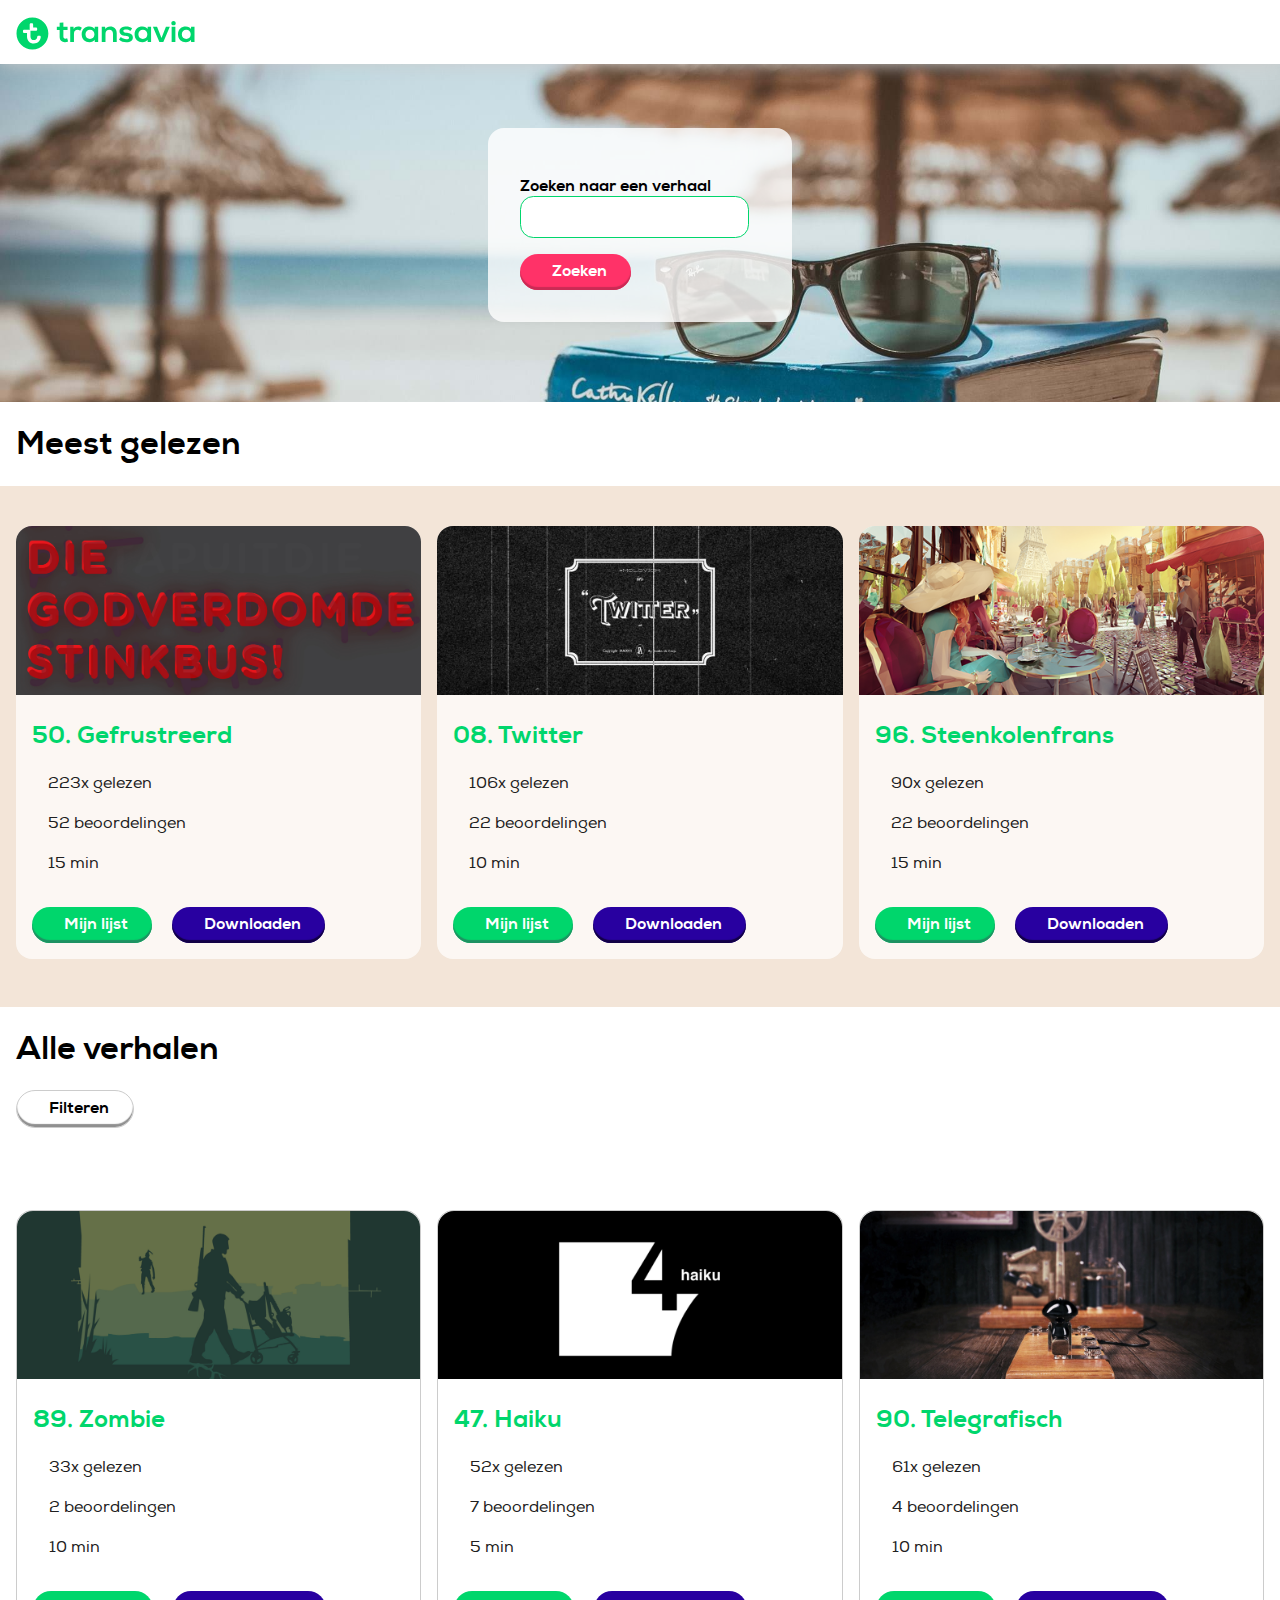
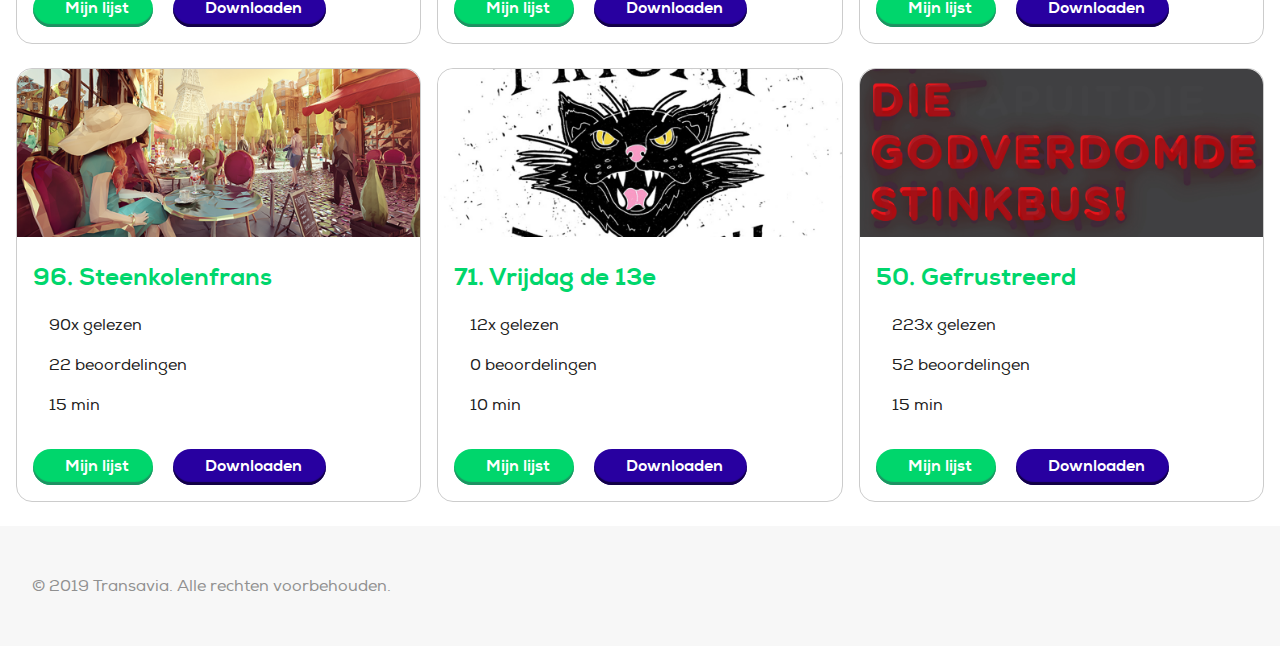
<file: index.html>
<!DOCTYPE html>
<html lang="nl">
<head>
  <meta charset="UTF-8">
  <meta name="viewport" content="width=device-width, initial-scale=1.0">
  <meta http-equiv="X-UA-Compatible" content="ie=edge">
  <title>Transavia - 99 verhalen</title>
  <link rel="stylesheet" href="css/style.css">
  <link rel="stylesheet" href="https://use.fontawesome.com/releases/v5.3.1/css/all.css" integrity="sha384-mzrmE5qonljUremFsqc01SB46JvROS7bZs3IO2EmfFsd15uHvIt+Y8vEf7N7fWAU" crossorigin="anonymous">
</head>
<body>
  <header>
    <nav>
      <a href="index.html"><img src="img/transavia-logo.svg" alt="Transavia - 99 verhalen homepage."></a>
      <ul>
        <li><a href="lijst.html"><i class="fas fa-list-ul fa-2x"></i></a></li>
        <li><a href="inloggen.html"><i class="fas fa-user-circle fa-2x"></i></a></li>
      </ul>
    </nav>

    <section>
      <form action="index.html">
        <label>Zoeken naar een verhaal
        <input type="text" placeholder="bijv. naam, emotie, titel">
        </label>
        <button><i class="fas fa-search"></i>Zoeken</button>
      </form>
    </section>
  </header>

  <main>
    <h1>Meest gelezen</h1>
    <section class="bg">
        <article class="white">
          <a href="50-gefrustreerd.html">
          <img src="img/50.jpg" alt="50. Gefrustreerd">
            <footer>
              <h2>50. Gefrustreerd</h2>
              <p><i class="fab fa-readme"></i>223x gelezen</p>
              <p><i class="fas fa-comments"></i>52 beoordelingen</p>
              <p><i class="fas fa-clock"></i>15 min</p>
            </footer>
          </a>
          <button class="lijst"><i class="fas fa-plus"></i> Mijn lijst</button>
          <button class="down"><i class="fas fa-arrow-down"></i> Downloaden</button>
        </article>

        <article class="white">
          <a href="">
          <img src="img/08.jpg" alt="08. Twitter">
            <footer>
              <h2>08. Twitter</h2>
              <p><i class="fab fa-readme"></i>106x gelezen</p>
              <p><i class="fas fa-comments"></i>22 beoordelingen</p>
              <p><i class="fas fa-clock"></i>10 min</p>
            </footer>
          </a>
          <button class="lijst"><i class="fas fa-plus"></i> Mijn lijst</button>
          <button class="down"><i class="fas fa-arrow-down"></i> Downloaden</button>
        </article>

        <article class="white">
          <a href="">
          <img src="img/96.jpg" alt="96. Steenkolenfrans">
            <footer>
              <h2>96. Steenkolenfrans</h2>
              <p><i class="fab fa-readme"></i>90x gelezen</p>
              <p><i class="fas fa-comments"></i>22 beoordelingen</p>
              <p><i class="fas fa-clock"></i>15 min</p>
            </footer>
          </a>
          <button class="lijst"><i class="fas fa-plus"></i> Mijn lijst</button>
          <button class="down"><i class="fas fa-arrow-down"></i> Downloaden</button>
        </article>
    </section>

    <h1>Alle verhalen</h1>
    <button id="toggle"><i class="fas fa-filter"></i>Filteren</button>
    <form class="filter">
      <fieldset>
        <legend>Sorteer op</legend>
        <label> Reacties <input name="sorteren" type="radio" checked="checked"> </label>
        <label> Aantal keer gelezen <input name="sorteren" type="radio"> </label>
      </fieldset>
      <fieldset>
        <legend>Leestijd</legend>
        <label> 5 min <input type="checkbox"> </label>
        <label> 10 min <input type="checkbox"> </label>
        <label> 15 min <input type="checkbox"> </label>
      </fieldset>
      <fieldset>
        <legend>Sfeer</legend>
        <label> Absurd <input type="checkbox"> </label>
        <label> Angstig <input type="checkbox"> </label>
        <label> Boos <input type="checkbox"> </label>
      </fieldset>
      <fieldset>
        <legend>Visuele stijl</legend>
        <label> Abstract <input type="checkbox"> </label>
        <label> Geometrisch <input type="checkbox"> </label>
        <label> Minimalistisch <input type="checkbox"> </label>
      </fieldset>
    </form>
    <section>
        <article>
          <a href="">
          <img src="img/89.jpg" alt="89. Zombie">
            <footer>
              <h2>89. Zombie</h2>
              <p><i class="fab fa-readme"></i>33x gelezen</p>
              <p><i class="fas fa-comments"></i>2 beoordelingen</p>
              <p><i class="fas fa-clock"></i>10 min</p>
            </footer>
          </a>
          <button class="lijst"><i class="fas fa-plus"></i> Mijn lijst</button>
          <button class="down"><i class="fas fa-arrow-down"></i> Downloaden</button>
        </article>

        <article>
          <a href="">
          <img src="img/47.jpg" alt="47. Haiku">
            <footer>
              <h2>47. Haiku</h2>
              <p><i class="fab fa-readme"></i>52x gelezen</p>
              <p><i class="fas fa-comments"></i>7 beoordelingen</p>
              <p><i class="fas fa-clock"></i>5 min</p>
            </footer>
          </a>
          <button class="lijst"><i class="fas fa-plus"></i> Mijn lijst</button>
          <button class="down"><i class="fas fa-arrow-down"></i> Downloaden</button>
        </article>

        <article>
          <a href="">
          <img src="img/90.jpg" alt="90. Telegrafisch">
            <footer>
              <h2>90. Telegrafisch</h2>
              <p><i class="fab fa-readme"></i>61x gelezen</p>
              <p><i class="fas fa-comments"></i>4 beoordelingen</p>
              <p><i class="fas fa-clock"></i>10 min</p>
            </footer>
          </a>
          <button class="lijst"><i class="fas fa-plus"></i> Mijn lijst</button>
          <button class="down"><i class="fas fa-arrow-down"></i> Downloaden</button>
        </article>

        <article>
          <a href="">
          <img src="img/96.jpg" alt="96. Steenkolenfrans">
            <footer>
              <h2>96. Steenkolenfrans</h2>
              <p><i class="fab fa-readme"></i>90x gelezen</p>
              <p><i class="fas fa-comments"></i>22 beoordelingen</p>
              <p><i class="fas fa-clock"></i>15 min</p>
            </footer>
          </a>
          <button class="lijst"><i class="fas fa-plus"></i> Mijn lijst</button>
          <button class="down"><i class="fas fa-arrow-down"></i> Downloaden</button>
        </article>

        <article>
          <a href="">
          <img src="img/71.jpg" alt="71. Vrijdag de 13e">
            <footer>
              <h2>71. Vrijdag de 13e</h2>
              <p><i class="fab fa-readme"></i>12x gelezen</p>
              <p><i class="fas fa-comments"></i>0 beoordelingen</p>
              <p><i class="fas fa-clock"></i>10 min</p>
            </footer>
          </a>
          <button class="lijst"><i class="fas fa-plus"></i> Mijn lijst</button>
          <button class="down"><i class="fas fa-arrow-down"></i> Downloaden</button>
        </article>

        <article>
          <a href="50-gefrustreerd.html">
          <img src="img/50.jpg" alt="50. Gefrustreerd">
            <footer>
              <h2>50. Gefrustreerd</h2>
              <p><i class="fab fa-readme"></i>223x gelezen</p>
              <p><i class="fas fa-comments"></i>52 beoordelingen</p>
              <p><i class="fas fa-clock"></i>15 min</p>
            </footer>
          </a>
          <button class="lijst"><i class="fas fa-plus"></i> Mijn lijst</button>
          <button class="down"><i class="fas fa-arrow-down"></i> Downloaden</button>
        </article>
    </section>
  </main>

  <footer>
    <p>&copy; 2019 Transavia. Alle rechten voorbehouden.</p>
  </footer>

  <script src="js/script.js" charset="utf-8"></script>

</body>
</html>
</file>
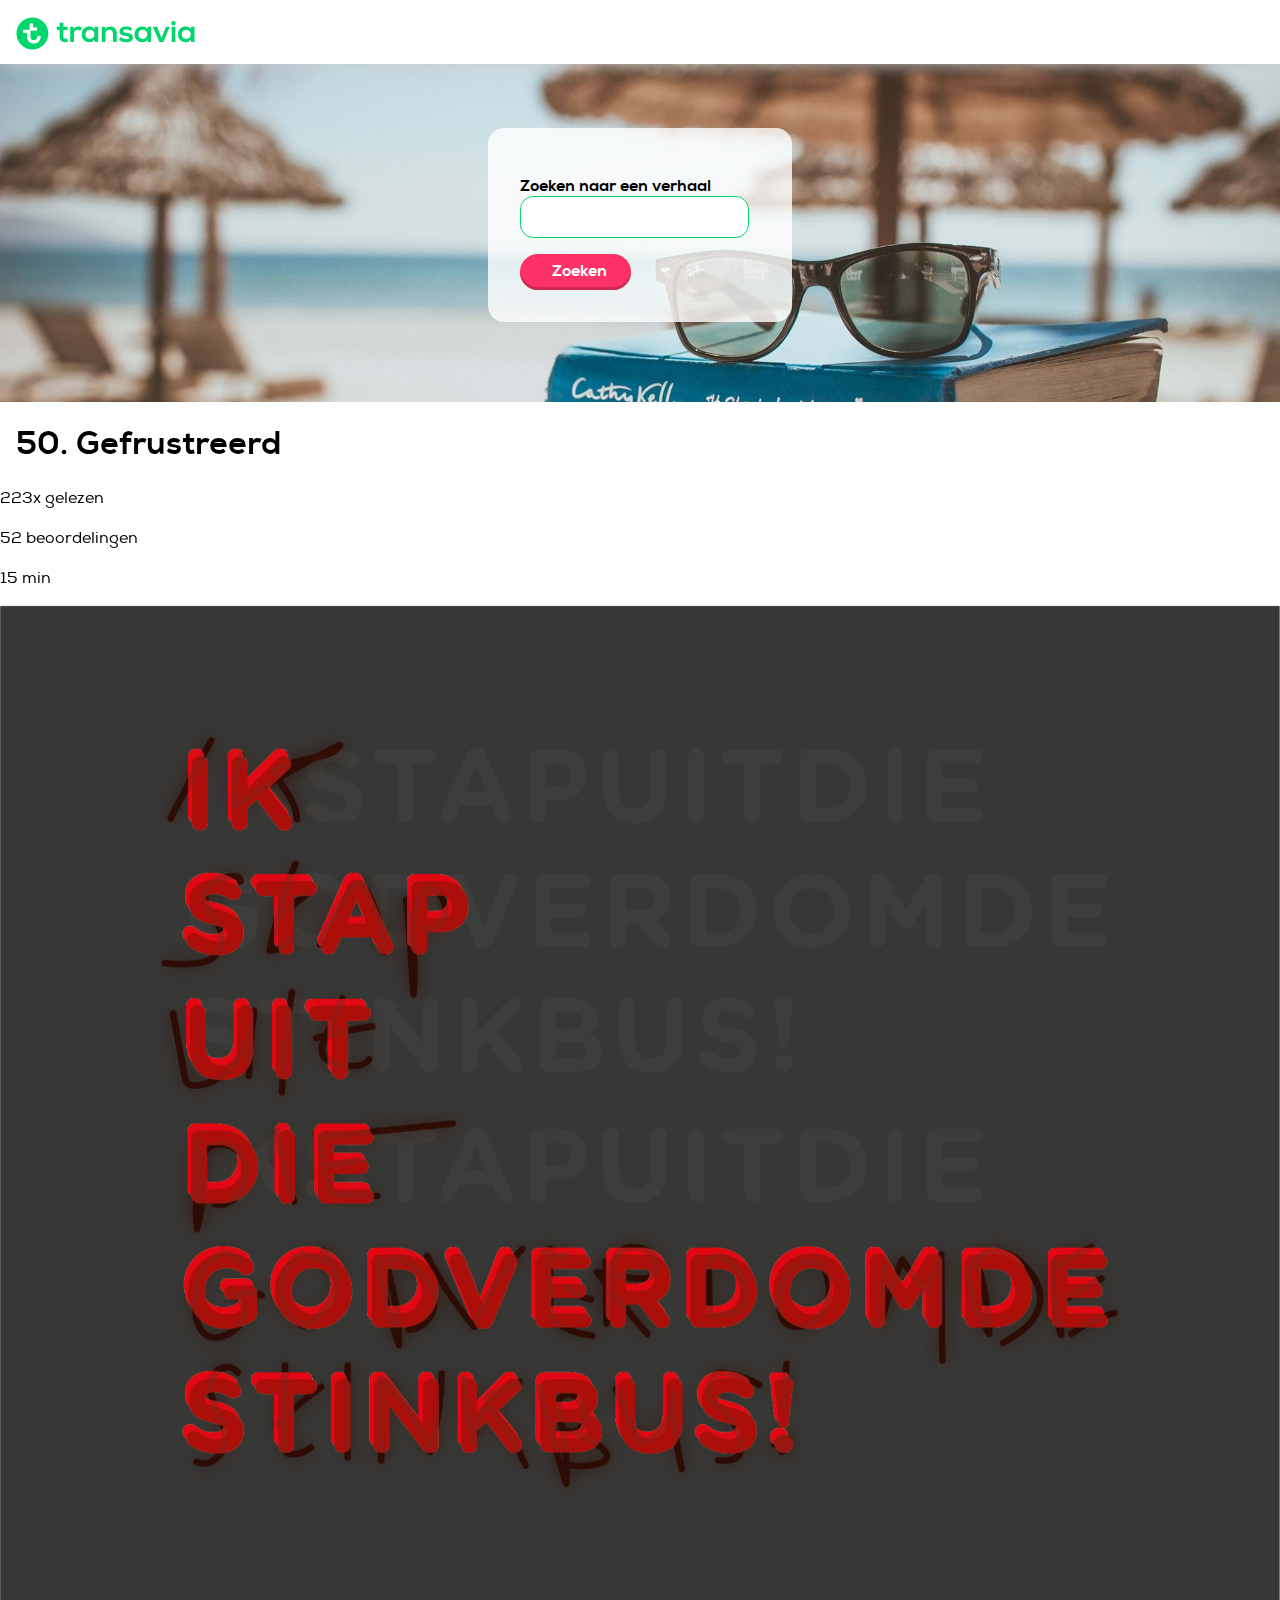
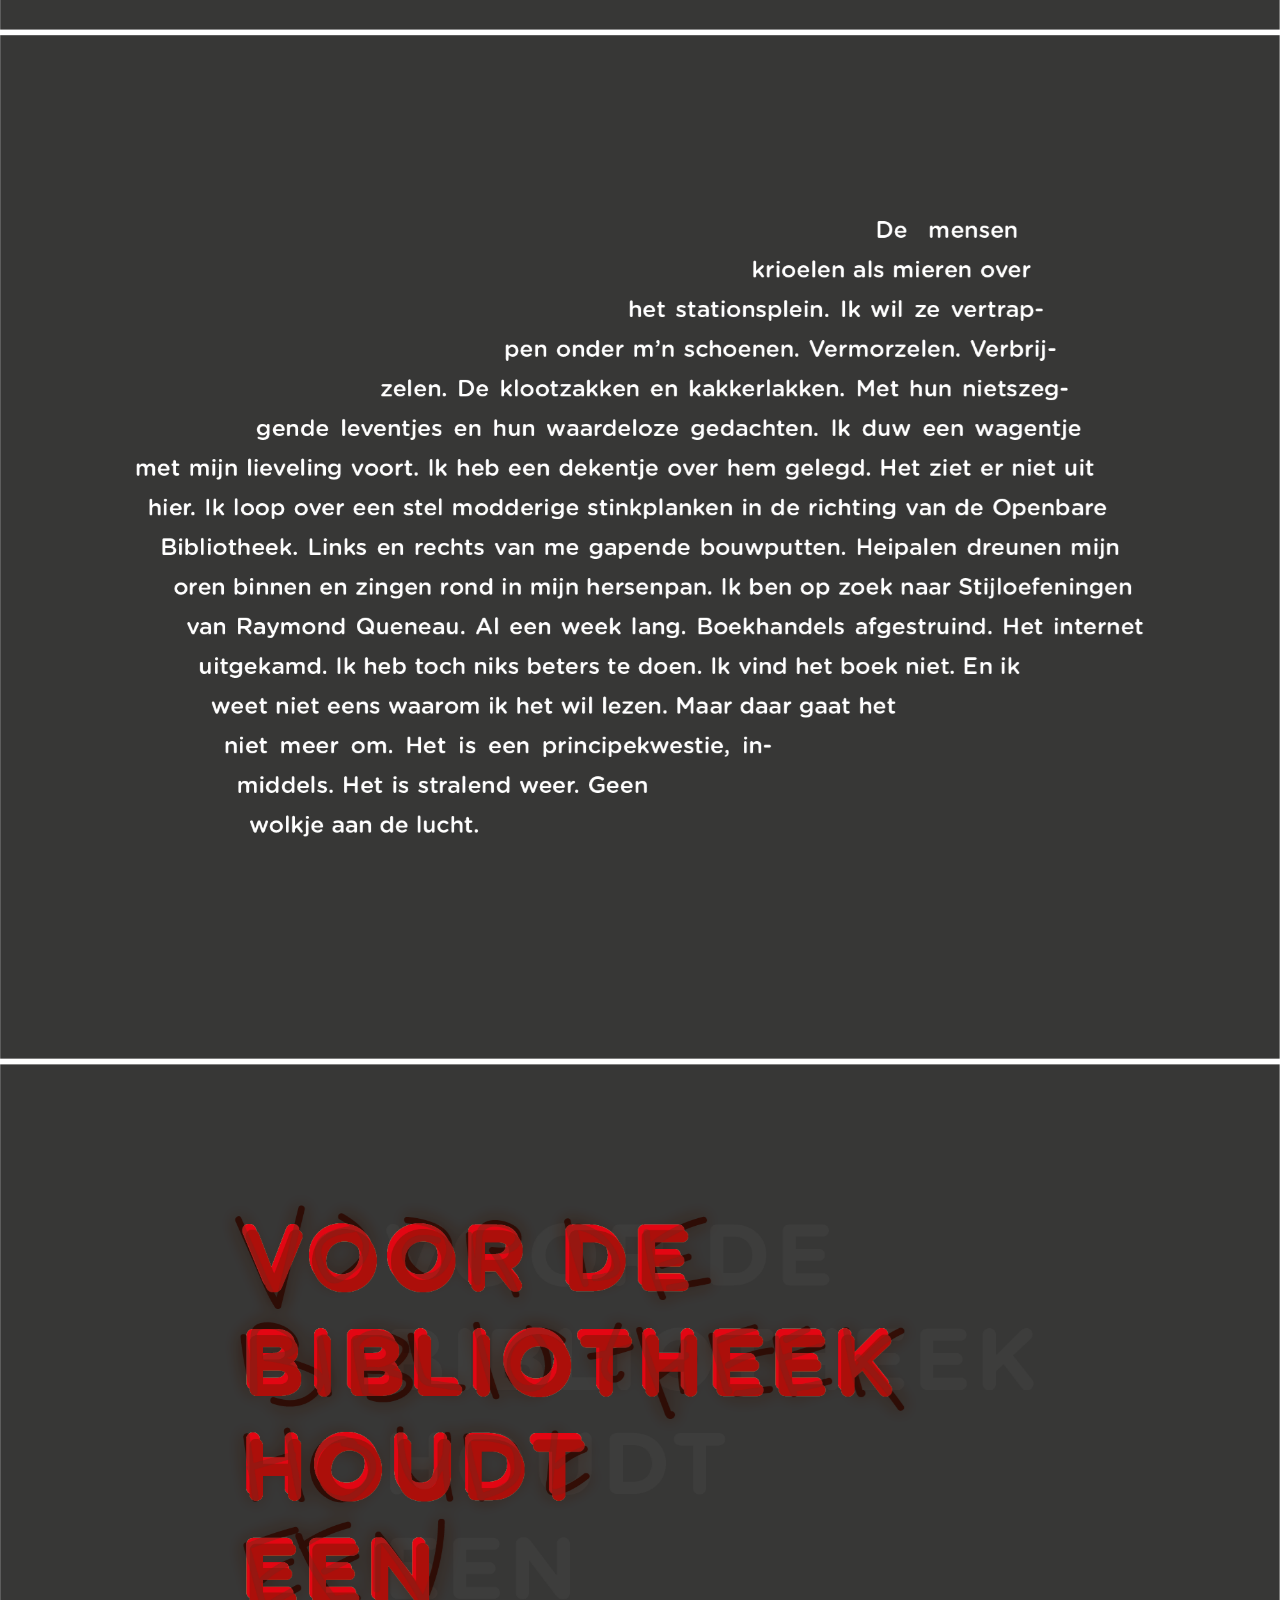
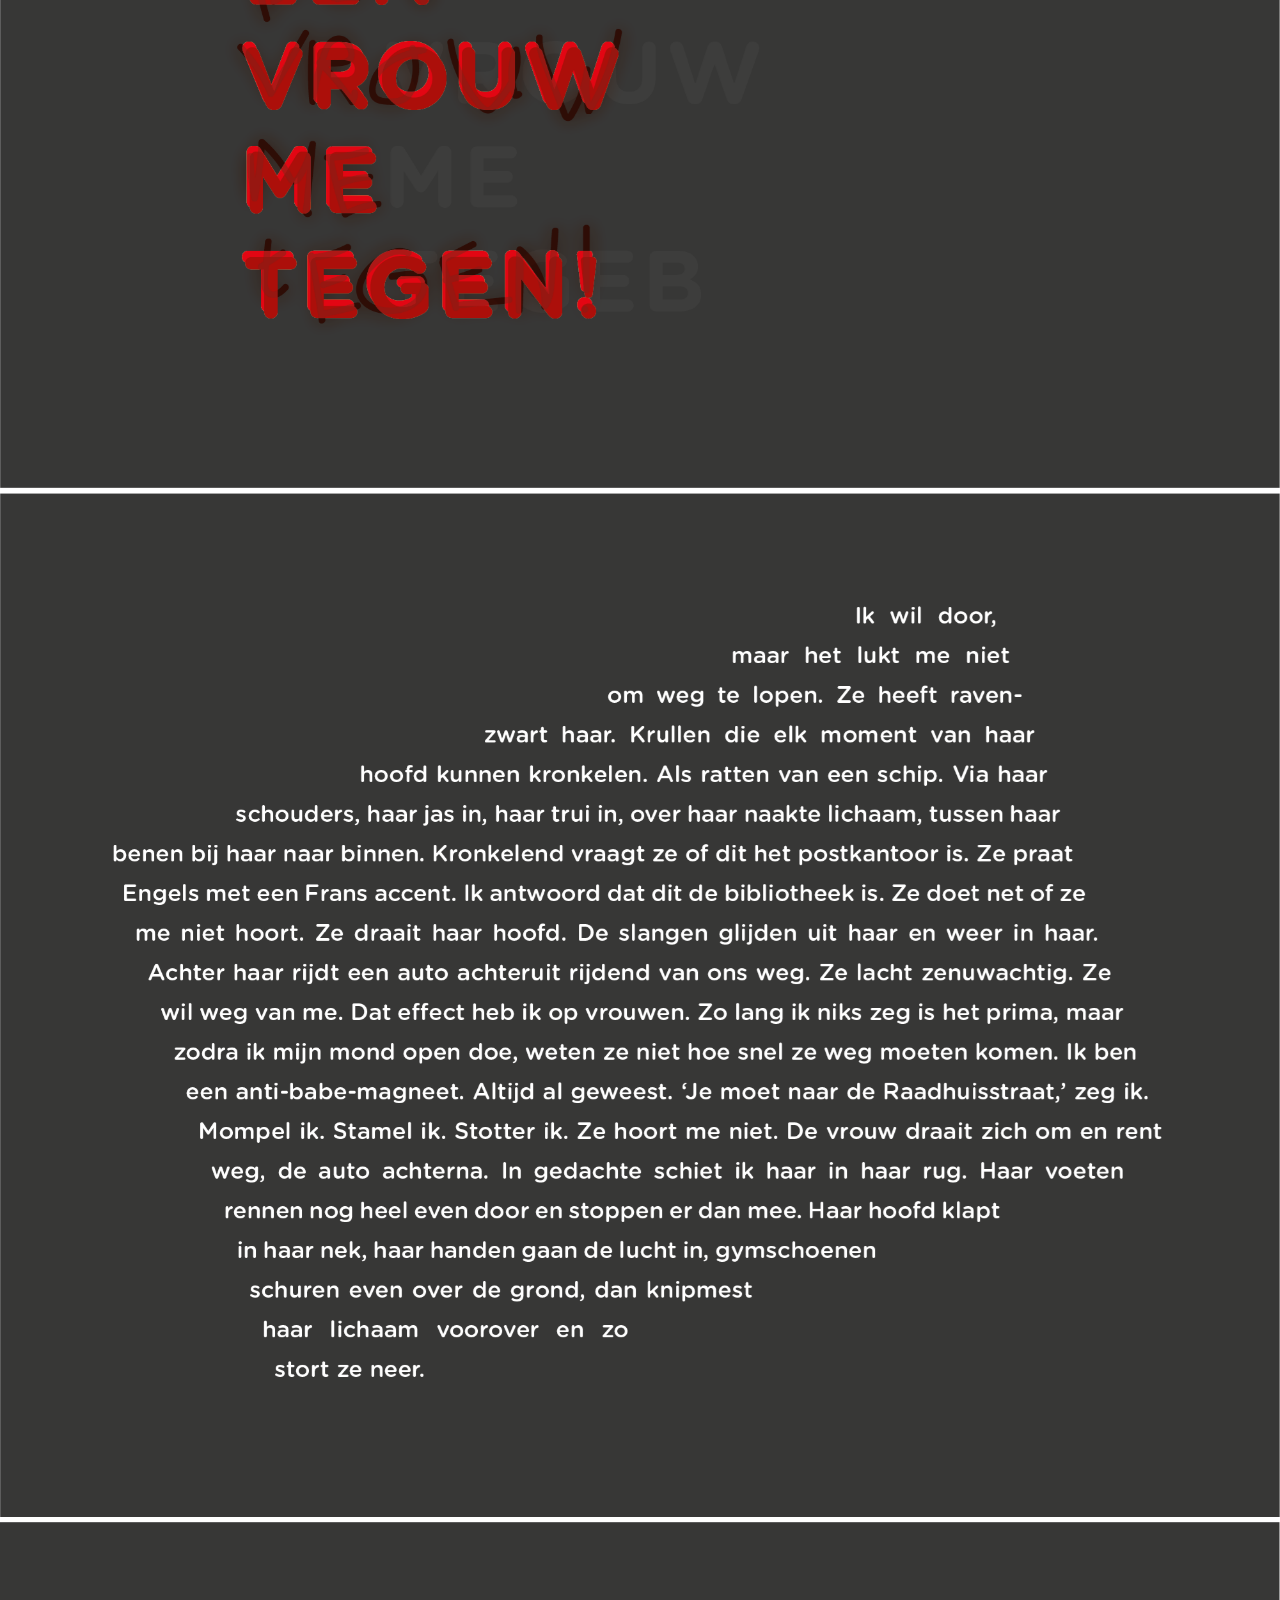
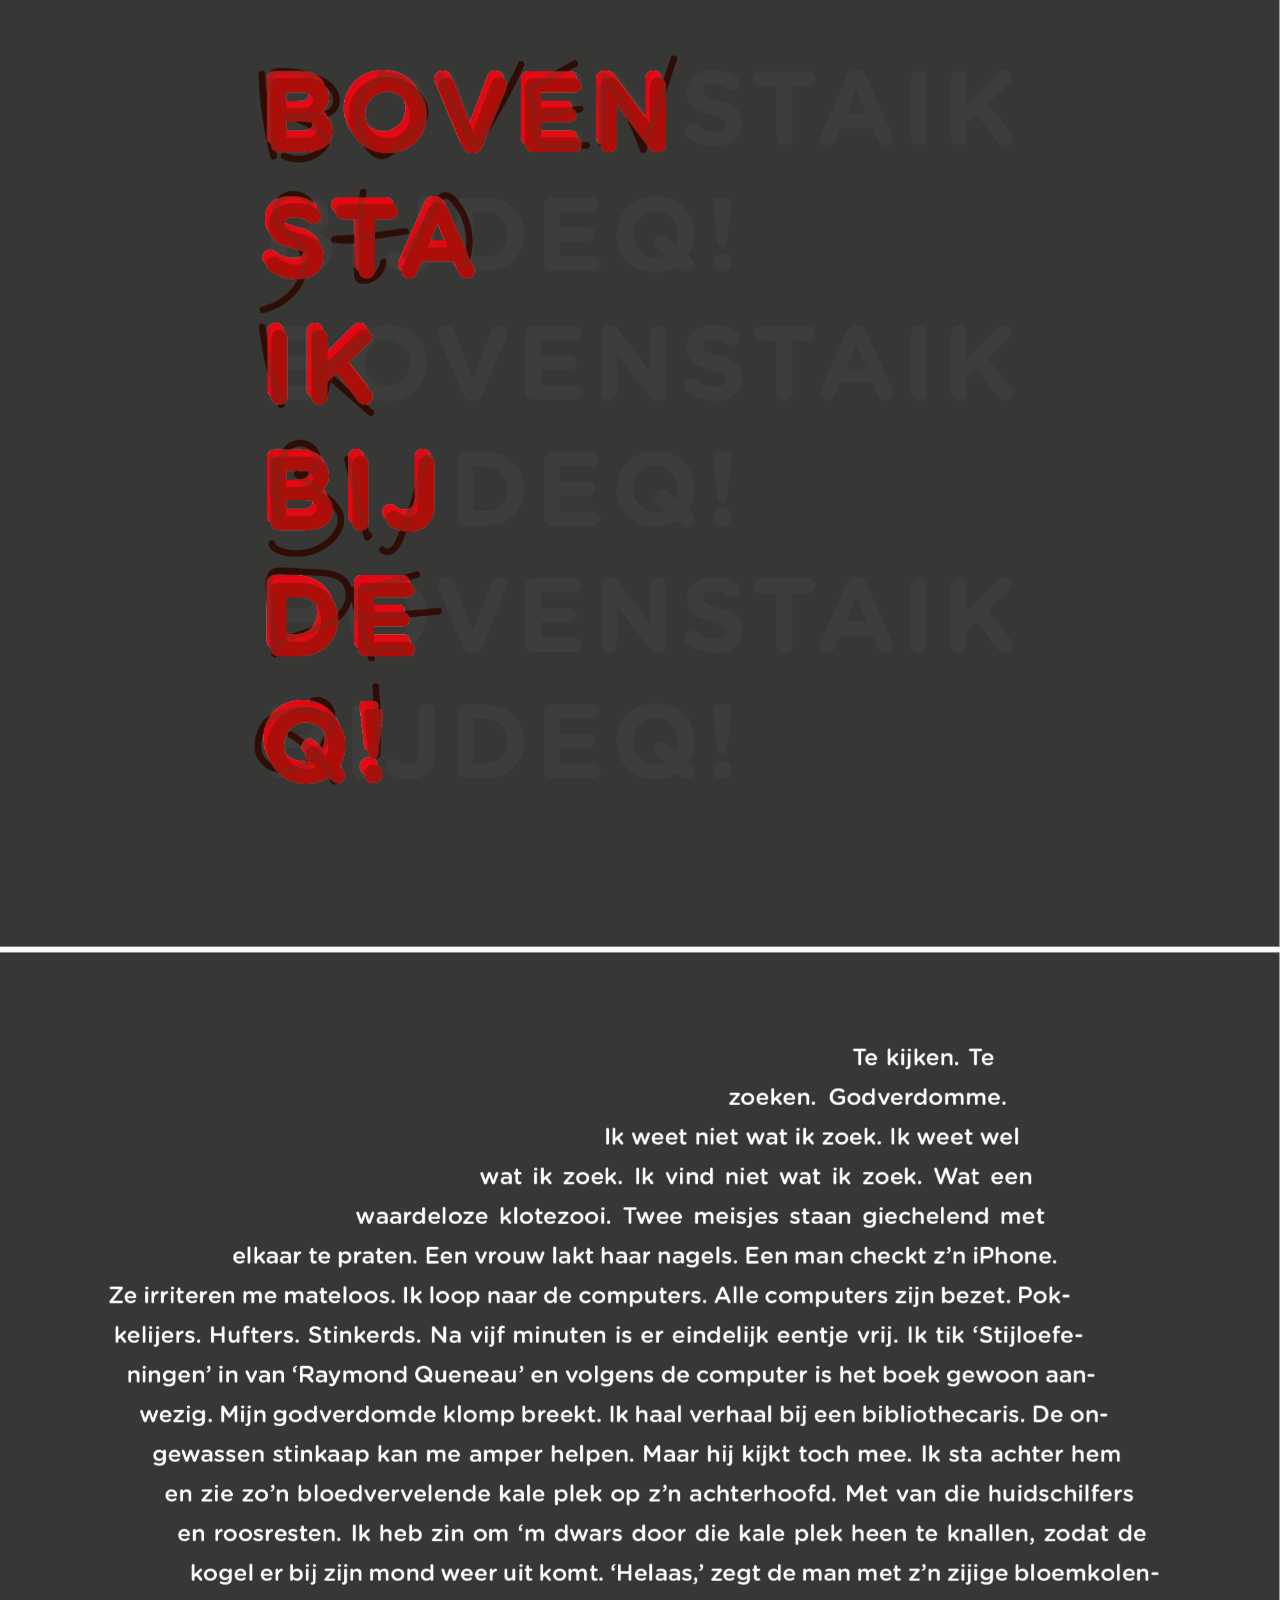
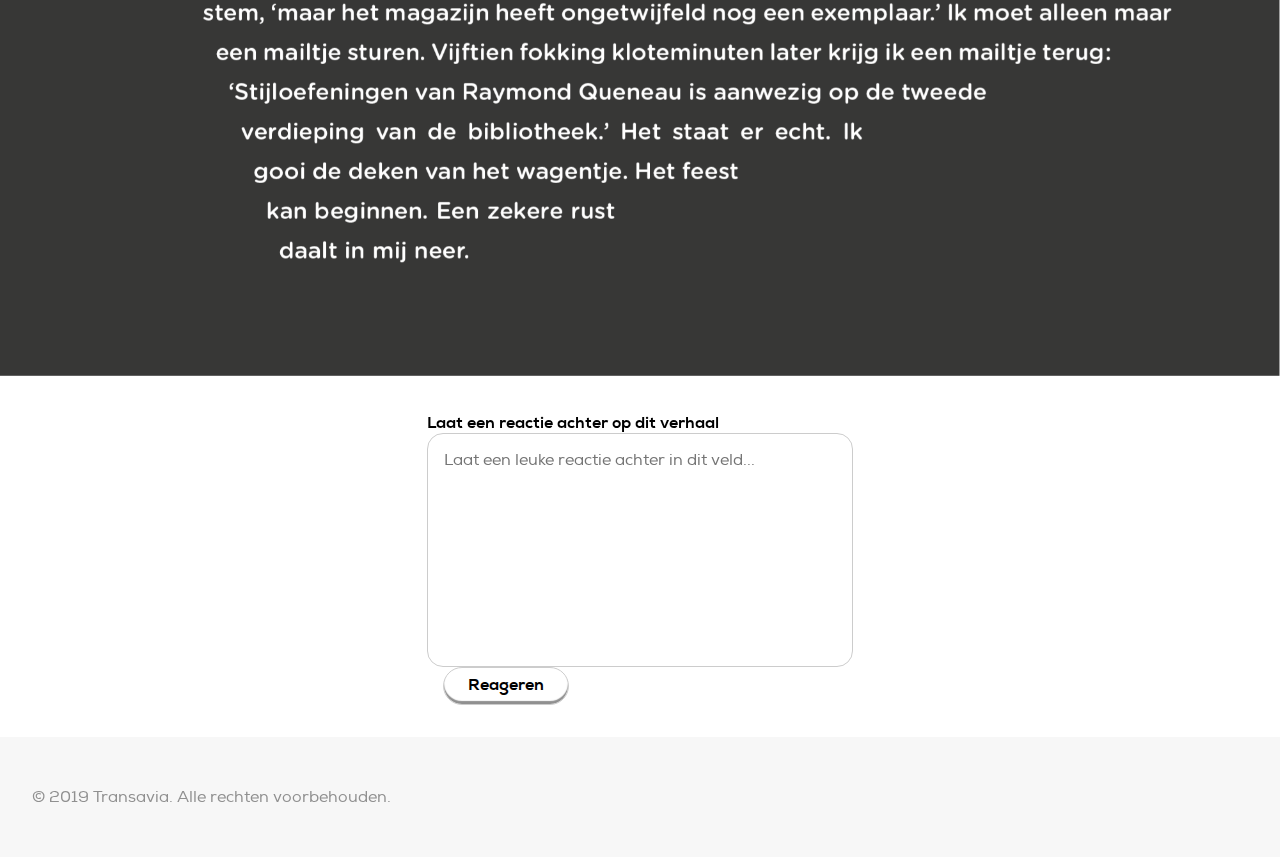
<file: 50-gefrustreerd.html>
<!DOCTYPE html>
<html lang="nl">
<head>
  <meta charset="UTF-8">
  <meta name="viewport" content="width=device-width, initial-scale=1.0">
  <meta http-equiv="X-UA-Compatible" content="ie=edge">
  <title>Gefrustreerd - Transavia - 99 verhalen</title>
  <link rel="stylesheet" href="css/style.css">
  <link rel="stylesheet" href="https://use.fontawesome.com/releases/v5.3.1/css/all.css" integrity="sha384-mzrmE5qonljUremFsqc01SB46JvROS7bZs3IO2EmfFsd15uHvIt+Y8vEf7N7fWAU" crossorigin="anonymous">
</head>
<body>
  <header>
    <nav>
      <a href="index.html"><img src="img/transavia-logo.svg" alt="Transavia - 99 verhalen homepage."></a>
      <ul>
        <li><a href="lijst.html"><i class="fas fa-list-ul fa-2x"></i></a></li>
        <li><a href="inloggen.html"><i class="fas fa-user-circle fa-2x"></i></a></li>
      </ul>
    </nav>

    <section>
      <form action="zoeken.html">
        <label>Zoeken naar een verhaal
        <input type="text" placeholder="bijv. naam, emotie, titel">
        </label>
        <button><i class="fas fa-search"></i>Zoeken</button>
      </form>
    </section>
  </header>

  <main class="gefrustreerd">
    <h1>50. Gefrustreerd</h1>
    <footer>
      <p><i class="fab fa-readme"></i>  223x gelezen</p>
      <p><i class="fas fa-comments"></i>  52 beoordelingen</p>
      <p><i class="fas fa-clock"></i>  15 min</p>
    </footer>
    <img src="img/verhaal01-mobile.png" alt="Deel 1: Gefrustreerd">
    <img src="img/verhaal02-mobile.png" alt="Deel 2: Gefrustreerd">
    <img src="img/verhaal03-mobile.png" alt="Deel 3: Gefrustreerd">
    <img src="img/verhaal04-mobile.png" alt="Deel 4: Gefrustreerd">
    <img src="img/verhaal05-mobile.png" alt="Deel 5: Gefrustreerd">
    <img src="img/verhaal06-mobile.png" alt="Deel 6: Gefrustreerd">

    <form action="reageren.html">
      <label>Laat een reactie achter op dit verhaal
      <textarea cols="30" rows="10" placeholder="Laat een leuke reactie achter in dit veld..."></textarea>
      </label>
      <button type="submit">Reageren</button>
    </form>
  </main>

  <footer>
    <p>&copy; 2019 Transavia. Alle rechten voorbehouden.</p>
  </footer>

  <script src="js/script.js" charset="utf-8"></script>

</body>
</html>
</file>
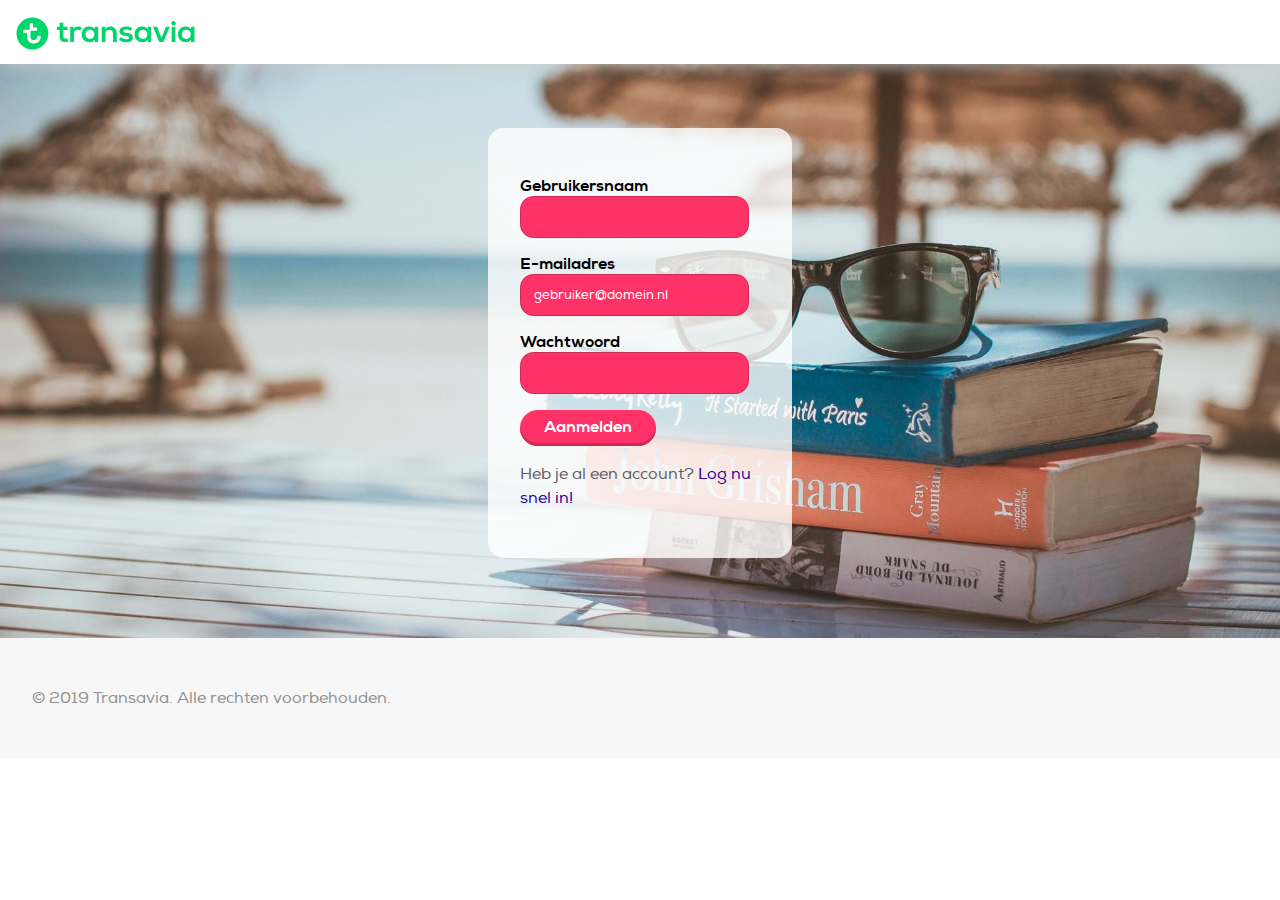
<file: aanmelden.html>
<!DOCTYPE html>
<html lang="nl">
<head>
  <meta charset="UTF-8">
  <meta name="viewport" content="width=device-width, initial-scale=1.0">
  <meta http-equiv="X-UA-Compatible" content="ie=edge">
  <title>Aanmelden - Transavia - 99 verhalen</title>
  <link rel="stylesheet" href="css/style.css">
  <link rel="stylesheet" href="https://use.fontawesome.com/releases/v5.3.1/css/all.css" integrity="sha384-mzrmE5qonljUremFsqc01SB46JvROS7bZs3IO2EmfFsd15uHvIt+Y8vEf7N7fWAU" crossorigin="anonymous">
</head>
<body>
  <header>
    <nav>
      <a href="index.html"><img src="img/transavia-logo.svg" alt="Transavia - 99 verhalen homepage."></a>
      <ul>
        <li><a href="lijst.html"><i class="fas fa-list-ul fa-2x"></i></a></li>
        <li><a href="inloggen.html"><i class="fas fa-user-circle fa-2x"></i></a></li>
      </ul>
    </nav>

    <section>
      <form action="aanmelden.html">
        <label>Gebruikersnaam
        <input type="text" required>
        </label>
        <label>E-mailadres
        <input type="email" placeholder="gebruiker@domein.nl" required>
        </label>
        <label>Wachtwoord
        <input type="password" pattern="(?=^.{8,}$)((?=.*\d)|(?=.*\W+))(?![.\n])(?=.*[A-Z])(?=.*[a-z]).*$" required>
        </label>
        <p class="feedback">Het formulier is helemaal juist ingevuld.</p>
        <button type="submit">Aanmelden</button>
        <p>Heb je al een account? <a href="inloggen.html">Log nu snel in!</a></p>
      </form>
    </section>
  </header>

  <footer>
    <p>&copy; 2019 Transavia. Alle rechten voorbehouden.</p>
  </footer>
</body>
</html>
</file>
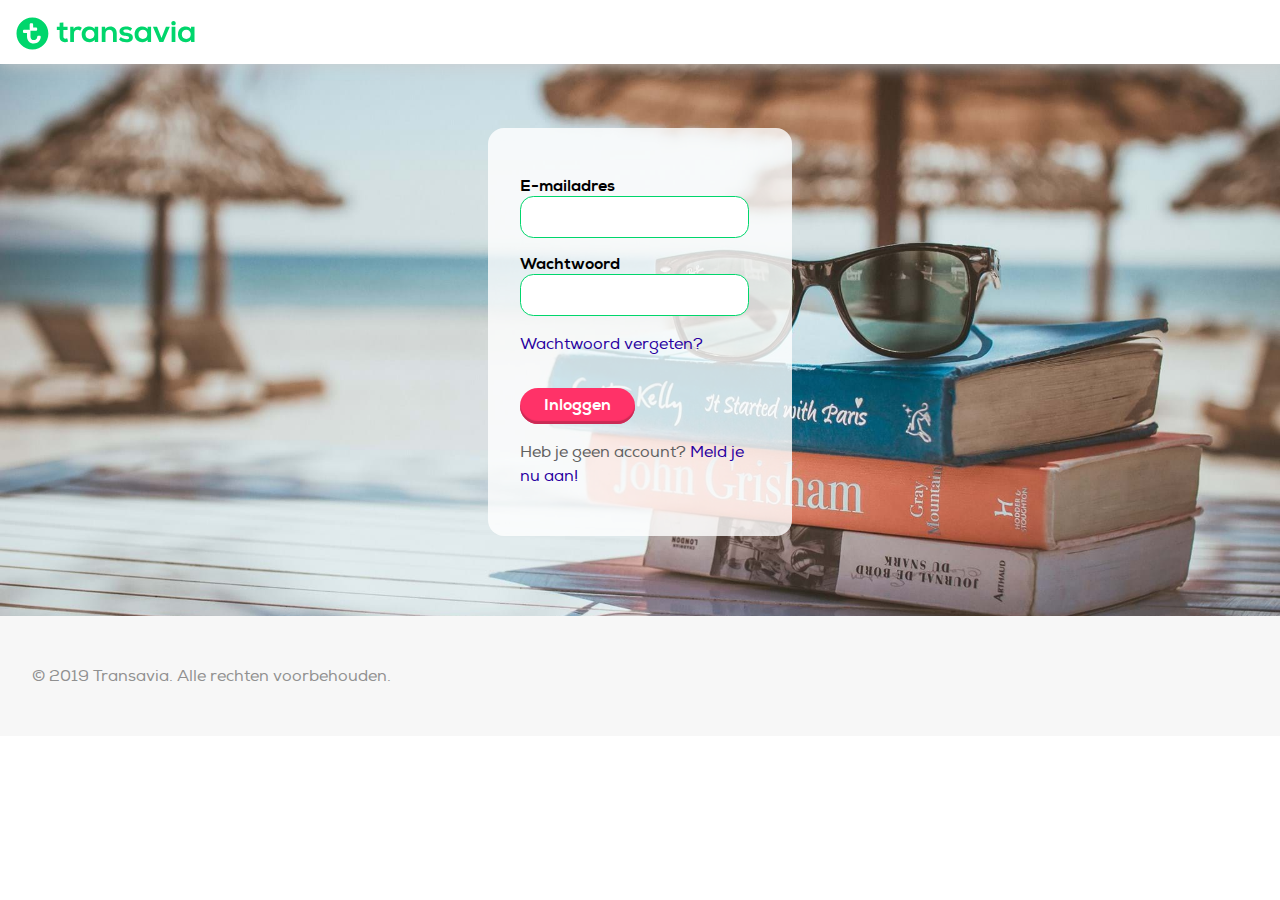
<file: inloggen.html>
<!DOCTYPE html>
<html lang="nl">
<head>
  <meta charset="UTF-8">
  <meta name="viewport" content="width=device-width, initial-scale=1.0">
  <meta http-equiv="X-UA-Compatible" content="ie=edge">
  <title>Inloggen - Transavia - 99 verhalen</title>
  <link rel="stylesheet" href="css/style.css">
  <link rel="stylesheet" href="https://use.fontawesome.com/releases/v5.3.1/css/all.css" integrity="sha384-mzrmE5qonljUremFsqc01SB46JvROS7bZs3IO2EmfFsd15uHvIt+Y8vEf7N7fWAU" crossorigin="anonymous">
</head>
<body>
  <header>
    <nav>
      <a href="index.html"><img src="img/transavia-logo.svg" alt="Transavia - 99 verhalen homepage."></a>
      <ul>
        <li><a href="lijst.html"><i class="fas fa-list-ul fa-2x"></i></a></li>
        <li><a href="inloggen.html"><i class="fas fa-user-circle fa-2x"></i></a></li>
      </ul>
    </nav>

    <section>
      <form action="inloggen.html">
        <label>E-mailadres
        <input type="email" placeholder="gebruiker@domein.nl">
        </label>
        <label>Wachtwoord
        <input type="password">
        </label>
        <p><a href="">Wachtwoord vergeten?</a></p>
        <button type="submit">Inloggen</button>
        <p>Heb je geen account? <a href="aanmelden.html">Meld je nu aan!</a></p>
      </form>
    </section>
  </header>

  <footer>
    <p>&copy; 2019 Transavia. Alle rechten voorbehouden.</p>
  </footer>
</body>
</html>
</file>
<file: css/style.css>
/** fonts **/
@font-face {
    font-family: 'nexa-regular';
    src: url('../font/nexaregular-webfont.woff2') format('woff2'),
         url('../font/nexaregular-webfont.woff') format('woff');
    font-weight: normal;
    font-style: normal;

}

@font-face {
    font-family: 'nexa-xbold';
    src: url('../font/nexa-xbold-webfont.woff2') format('woff2'),
         url('../font/nexa-xbold-webfont.woff') format('woff');
    font-weight: normal;
    font-style: normal;

}

/** general **/
body {
  margin: 0 auto;
  font-family: 'nexa-regular', sans-serif;
}

a {
  text-decoration: none;
}

p {
  line-height: 1.5em;
}

h1,h2 {
  font-family: 'nexa-xbold', sans-serif;
}

nav {
  width: 100%;
  height: 4em;
  background-color: white;
  color: #00d66c;
  box-shadow: 0em 0em 1em #ccc;
  padding-left: 1em;
  padding-right: 1em;
  display: flex;
  justify-content: space-between;
  box-sizing: border-box;
  position: fixed;
  z-index: 1;
}

nav img {
  padding-top: 1em;
}

ul {
  display: flex;
  list-style: none;
}

ul li {
  margin-left: 1em;
}

ul li a {
  color: #00d66c;
}

ul li a:hover {
  color: #2800a0;
}

/** Bron header afbeelding: https://www.placeducentre.com/app/uploads/sites/12/2019/06/BlogueJuin2.jpg **/
header section {
  background-image: url(../img/header.jpg);
  background-size: cover;
  width: 100%;
  display: flex;
}

header section form {
  width: 15em;
  margin: auto;
  background-color: rgba(255, 255, 255, 0.8);
  padding: 2em;
  border-radius: 1em;
  margin-top: 8em;
  margin-bottom: 5em;
}

label,input {
  display: flex;
  flex-direction: column;
}

label {
  font-family: 'nexa-xbold', sans-serif;
  font-size: 1em;
  padding-top: 1em;
}

input {
  color: #606060;
  width: 15em;
  border: .083em solid #91a3b7;
  border-radius: 1em;
  min-height: 2em;
  padding: 0 1em;
  line-height: 3em;
  transition: border .2s linear,color .2s linear;
  font-family: 'nexa-regular', sans-serif;
}

input:hover {
  border-color: #2800a0;
  outline: none;
}

button {
  font-family: 'nexa-xbold', sans-serif;
  font-size: 1em;
  color: white;
  background-color: #ff3268;
  box-shadow: inset 0 -.1875em .0625em #ca2b55;
  border-radius: 1.25em;
  padding: .4375em 1.5em .5625em;
  position: relative;
  border: 0;
  display: inline-block;
  cursor: pointer;
  text-decoration: none;
  transition: background-color .2s linear;
  margin-top: 1em;
}

button i {
  padding-right: .5em;
}

button:hover {
  background-color: #ff658e;
}

article {
  width: 20em;
  border: .083em solid #ccc;
  border-radius: 1em;
  box-sizing: border-box;
  margin-bottom: 1em;
  flex-grow: 1;
  margin-right: .5em;
  margin-left: .5em;
  margin-top: .5em;
}

article h2 {
  color: #00d66c;
}

article p {
  color: #202020;
}

article p i {
  padding-right: 1em;
}

article img {
  width: 100%;
  border-top-left-radius: 1em;
  border-top-right-radius: 1em;
}

article footer {
  padding: 1em;
  color: #000;
  margin-top: -1em;
  border-bottom-left-radius: 1em;
  border-bottom-right-radius: 1em;
}

button.lijst {
  font-family: 'nexa-xbold', sans-serif;
  font-size: 1em;
  color: white;
  background-color: #00d66c;
  box-shadow: inset 0 -.1875rem .0625rem #1e9162;
  border-radius: 1.25em;
  padding: .4375em 1.5em .5625em;
  position: relative;
  border: 0;
  display: inline-block;
  cursor: pointer;
  text-decoration: none;
  transition: background-color .2s linear;
}

button.lijst:hover {
  background-color: #4de298;
}

button.down {
  font-family: 'nexa-xbold', sans-serif;
  font-size: 1em;
  color: white;
  background-color: #2800a0;
  box-shadow: inset 0 -.1875em .0625em #120145;
  border-radius: 1.25em;
  padding: .4375em 1.5em .5625em;
  position: relative;
  border: 0;
  display: inline-block;
  cursor: pointer;
  text-decoration: none;
  transition: background-color .2s linear;
}

button.down:hover {
  background-color: #5e40b8;
}

main section {
  padding: .5em;
  display: flex;
  flex-wrap: wrap;
  justify-content: space-between;
  flex-direction: row;
}

section.bg {
  background-color: #f3e5d8;
  padding-top: 2em;
  padding-bottom: 2em;
}

main h1 {
  margin-left: .5em;
}

main button {
  margin-left: 1em;
  margin-top: 0em;
  color: black;
  background-color: white;
  box-shadow: inset 0 -.1875em .0625em #909090;
  border: .083em solid #ccc;
  margin-bottom: 1em;
}

main button:hover {
  background-color: #f5f5f5;
}

body>footer {
  width: 100%;
  background-color: #f7f7f7;
  padding: 2em;
  box-sizing: border-box;
  color: #909090;
}

main.gefrustreerd footer {
  color: black;
  background-color: white;
  margin: 0;
}

main.gefrustreerd img {
    height: 100vh;
    width: 100%;
    position: relative;
    object-fit: cover;
    z-index: -1;
    position: -webkit-sticky;
    position: sticky;
    top: 0;
}

.filter {
  display: flex;
  justify-content: space-around;
  flex-wrap: wrap;
  margin: 1em;
  background-color: #f7f7f7;
  border-radius: 1em;
  margin-top: -15em;
  visibility: hidden;
  opacity: 0;
}

.filter legend {
  font-size: 1em;
  color: #00d66c;
}

.filter fieldset {
  border: 0;
  margin: 1em;
}

.show-filter {
  margin-top: 0em;
  visibility: visible;
  opacity: 1;
}

.white {
  background: rgba(255,255,255,.7);
  border: 0;
}

/** inloggen/aanmelden **/
form p {
  color: #606060;
}

form a {
  color: #2800a0;
}

form a:hover {
  color: #ff3268;
}

form {
  transition: all .5s;
}

form:invalid p.feedback {
  display: none;
}

form:valid p.feedback {
  background-color: #00d66c;
  padding: 1em;
  color: white;
  border-radius: 1em;
}

input {
  transition: all 2s;
}

input:valid {
  border-color: #00d66c;
}

input:invalid {
  border-color: #ca2b55;
  background-color: #ff3268;
}

input:focus {
  transform: scale(1.01, 1.01);
}

input::placeholder {
  color: white;
}

/** verhaal **/
main.gefrustreerd form {
  width: 33.33%;
  margin: 0 auto;
  margin-top: 1em;
  margin-bottom: 1em;
}

textarea {
  border-radius: 1em;
  border: .083em solid #ccc;
  font-size: 1em;
  font-family: 'nexa-regular', sans-serif;
  resize: none;
  padding: 1em;
}

/** tablet <40em **/
@media (min-width: 40em){

    main.gefrustreerd img {
        width: 100vw;
        height: auto;
      }

    main.gefrustreerd>img:nth-of-type(1){
        content: url('../img/verhaal01-desktop.png');
      }

    main.gefrustreerd>img:nth-of-type(2){
        content: url('../img/verhaal02-desktop.png');
      }

    main.gefrustreerd>img:nth-of-type(3){
        content: url('../img/verhaal03-desktop.png');
      }

    main.gefrustreerd>img:nth-of-type(4){
        content: url('../img/verhaal04-desktop.png');
      }

    main.gefrustreerd>img:nth-of-type(5){
        content: url('../img/verhaal05-desktop.png');
      }

    main.gefrustreerd>img:nth-of-type(6){
        content: url('../img/verhaal06-desktop.png');
      }
}

/** desktop <60em **/
@media (min-width: 60em){


}
</file>
